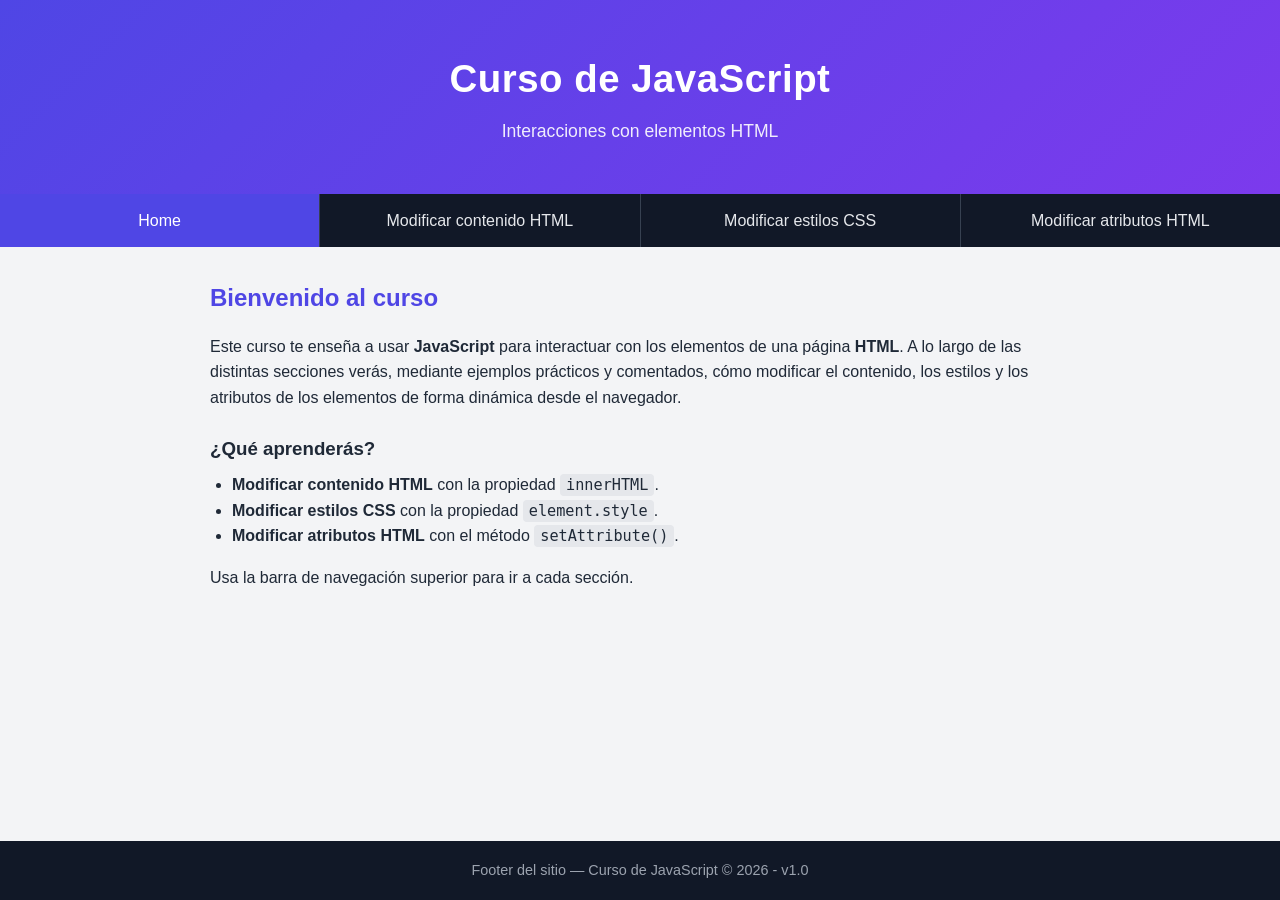
<file: index.html>
<!DOCTYPE html>
<html lang="es">
<head>
  <meta charset="UTF-8">
  <meta name="viewport" content="width=device-width, initial-scale=1.0">
  <title>Curso de JavaScript · Interacciones con HTML</title>
  <link rel="stylesheet" href="style.css">
</head>
<body>

  <!-- ===== CABECERA: nombre del curso + imagen de fondo ===== -->
  <header class="site-header">
    <h1>Curso de JavaScript</h1>
    <p class="subtitle">Interacciones con elementos HTML</p>
  </header>

  <!-- ===== BARRA DE NAVEGACIÓN ===== -->
  <!-- El Usuario 1 deja ya los 4 enlaces. Las páginas de las secciones
       las crearán los Usuarios 2 y 3 en sus respectivas features. -->
  <nav class="navbar">
    <a href="index.html" class="active">Home</a>
    <a href="contingut-html.html">Modificar contenido HTML</a>
    <a href="estils-css.html">Modificar estilos CSS</a>
    <a href="atributs-html.html">Modificar atributos HTML</a>
  </nav>

  <!-- ===== CONTENIDO CENTRAL (Home): descripción del curso ===== -->
  <main class="content">
    <h2>Bienvenido al curso</h2>
    <p>
      Este curso te enseña a usar <strong>JavaScript</strong> para interactuar
      con los elementos de una página <strong>HTML</strong>. A lo largo de las
      distintas secciones verás, mediante ejemplos prácticos y comentados, cómo
      modificar el contenido, los estilos y los atributos de los elementos de
      forma dinámica desde el navegador.
    </p>

    <h3>¿Qué aprenderás?</h3>
    <ul>
      <li><strong>Modificar contenido HTML</strong> con la propiedad <code>innerHTML</code>.</li>
      <li><strong>Modificar estilos CSS</strong> con la propiedad <code>element.style</code>.</li>
      <li><strong>Modificar atributos HTML</strong> con el método <code>setAttribute()</code>.</li>
    </ul>

    <p>Usa la barra de navegación superior para ir a cada sección.</p>
  </main>

  <!-- ===== PIE DE PÁGINA ===== -->
  <footer class="site-footer">
    <p>Footer del sitio — Curso de JavaScript © 2026 - v1.0</p>
  </footer>

</body>
</html>
</file>
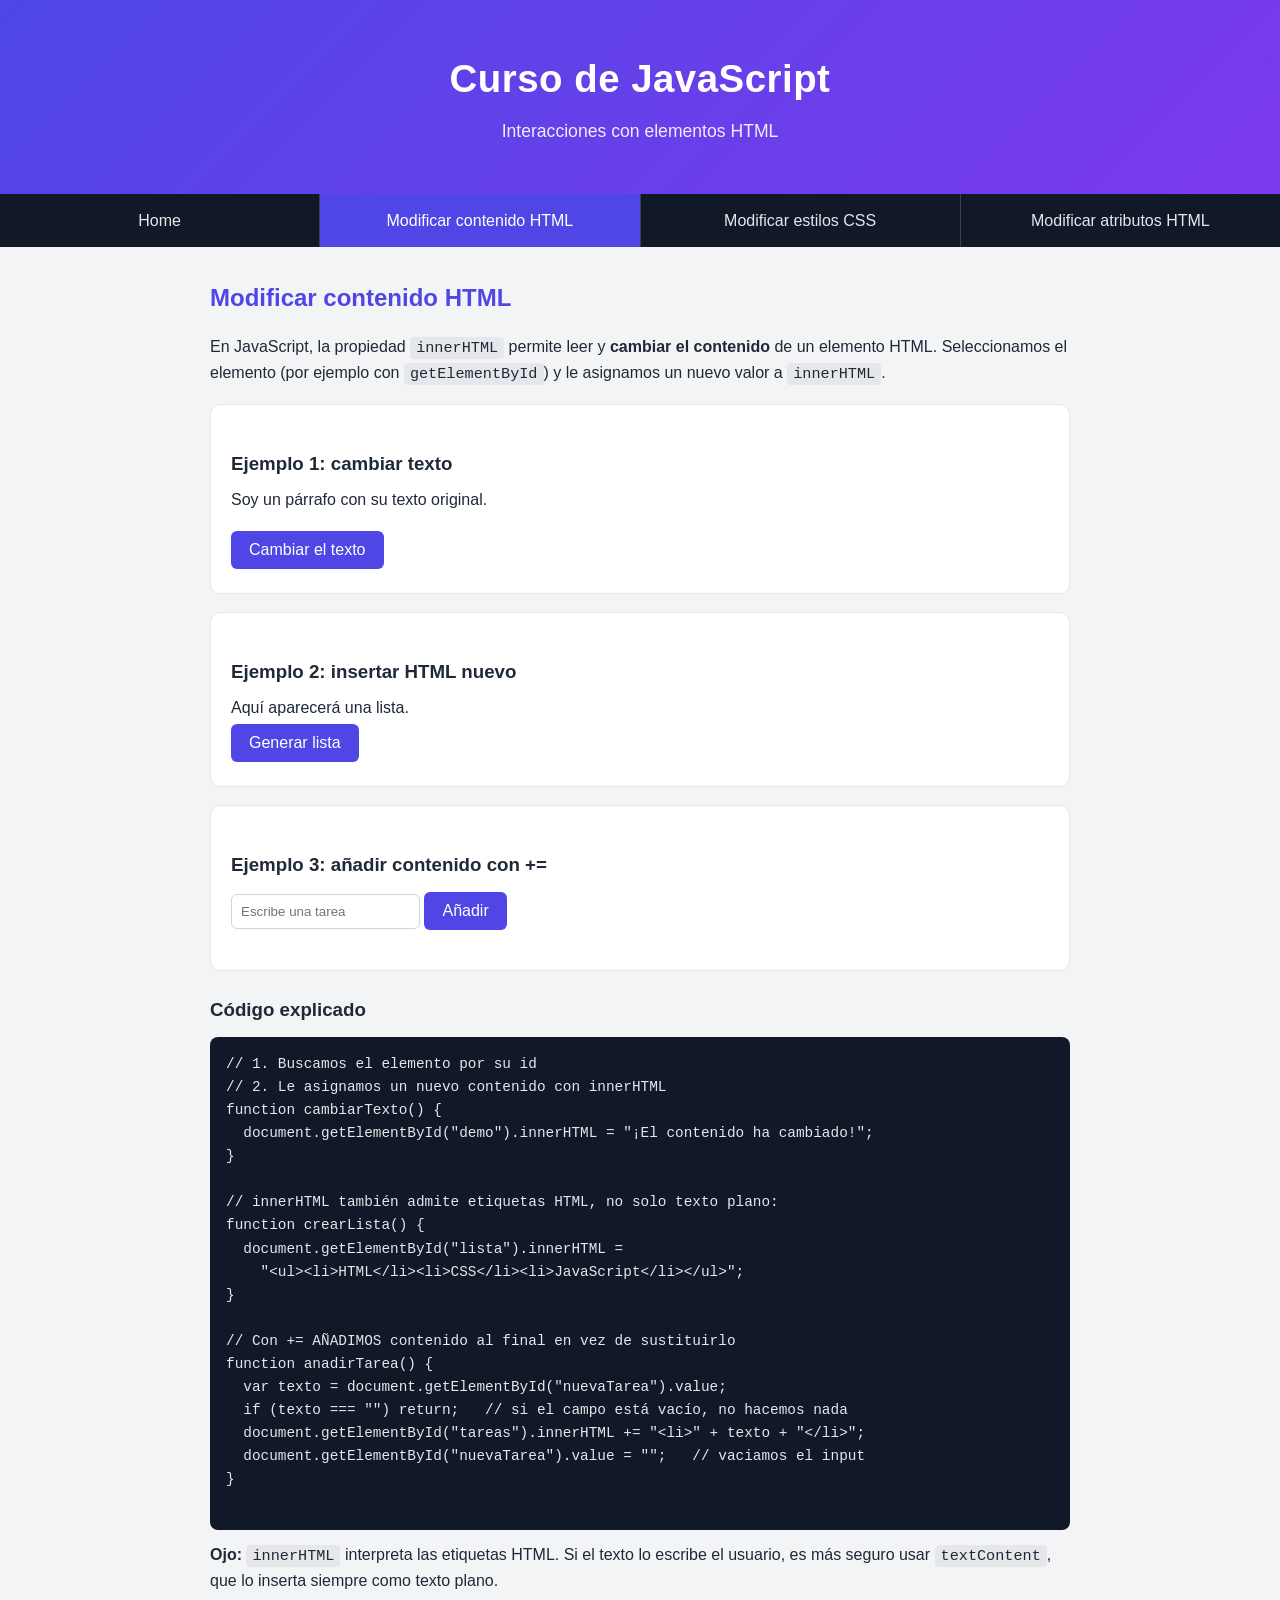
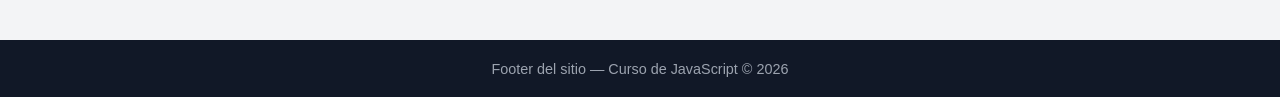
<file: contingut-html.html>
<!DOCTYPE html>
<html lang="es">
<head>
  <meta charset="UTF-8">
  <meta name="viewport" content="width=device-width, initial-scale=1.0">
  <title>Modificar contenido HTML</title>
  <!-- Ojo: desde pages/ la ruta sube un nivel con ../ -->
  <link rel="stylesheet" href="style.css">
</head>
<body>

  <header class="site-header">
    <h1>Curso de JavaScript</h1>
    <p class="subtitle">Interacciones con elementos HTML</p>
  </header>

  <nav class="navbar">
    <a href="index.html">Home</a>
    <a href="contingut-html.html" class="active">Modificar contenido HTML</a>
    <a href="estils-css.html">Modificar estilos CSS</a>
    <a href="atributs-html.html">Modificar atributos HTML</a>
  </nav>

  <main class="content">
    <h2>Modificar contenido HTML</h2>
    <p>
      En JavaScript, la propiedad <code>innerHTML</code> permite leer y
      <strong>cambiar el contenido</strong> de un elemento HTML. Seleccionamos el
      elemento (por ejemplo con <code>getElementById</code>) y le asignamos un
      nuevo valor a <code>innerHTML</code>.
    </p>

    <!-- ===== Ejemplo 1: cambiar el texto de un párrafo ===== -->
    <div class="demo-box">
      <h3>Ejemplo 1: cambiar texto</h3>
      <p id="demo">Soy un párrafo con su texto original.</p>
      <button onclick="cambiarTexto()">Cambiar el texto</button>
    </div>

    <!-- ===== Ejemplo 2: generar una lista con innerHTML ===== -->
    <div class="demo-box">
      <h3>Ejemplo 2: insertar HTML nuevo</h3>
      <div id="lista">Aquí aparecerá una lista.</div>
      <button onclick="crearLista()">Generar lista</button>
    </div>

        <!-- ===== Ejemplo 3: añadir contenido sin borrar el anterior ===== -->
    <div class="demo-box">
      <h3>Ejemplo 3: añadir contenido con +=</h3>
      <input type="text" id="nuevaTarea" placeholder="Escribe una tarea"
             style="padding: 9px; border: 1px solid #d1d5db; border-radius: 6px;">
      <button onclick="anadirTarea()">Añadir</button>
      <ul id="tareas" style="margin-top: 12px; margin-left: 22px;"></ul>
    </div>

    <h3>Código explicado</h3>
    <pre>
// 1. Buscamos el elemento por su id
// 2. Le asignamos un nuevo contenido con innerHTML
function cambiarTexto() {
  document.getElementById("demo").innerHTML = "¡El contenido ha cambiado!";
}

// innerHTML también admite etiquetas HTML, no solo texto plano:
function crearLista() {
  document.getElementById("lista").innerHTML =
    "&lt;ul&gt;&lt;li&gt;HTML&lt;/li&gt;&lt;li&gt;CSS&lt;/li&gt;&lt;li&gt;JavaScript&lt;/li&gt;&lt;/ul&gt;";
}

// Con += AÑADIMOS contenido al final en vez de sustituirlo
function anadirTarea() {
  var texto = document.getElementById("nuevaTarea").value;
  if (texto === "") return;   // si el campo está vacío, no hacemos nada
  document.getElementById("tareas").innerHTML += "&lt;li&gt;" + texto + "&lt;/li&gt;";
  document.getElementById("nuevaTarea").value = "";   // vaciamos el input
}
    </pre>
      <p>
      <strong>Ojo:</strong> <code>innerHTML</code> interpreta las etiquetas HTML.
      Si el texto lo escribe el usuario, es más seguro usar <code>textContent</code>,
      que lo inserta siempre como texto plano.
    </p>
  </main>

  <footer class="site-footer">
    <p>Footer del sitio — Curso de JavaScript © 2026</p>
  </footer>

  <!-- ===== JavaScript de la sección ===== -->
  <script>
    // Cambia el contenido de texto del párrafo con id="demo"
    function cambiarTexto() {
      document.getElementById("demo").innerHTML = "¡El contenido ha cambiado!";
    }

    // innerHTML puede insertar etiquetas HTML completas, no solo texto
    function crearLista() {
      document.getElementById("lista").innerHTML =
        "<ul><li>HTML</li><li>CSS</li><li>JavaScript</li></ul>";
    }

        // Añade una tarea a la lista sin borrar las anteriores (+=)
    function anadirTarea() {
      var texto = document.getElementById("nuevaTarea").value;
      if (texto === "") return;
      document.getElementById("tareas").innerHTML += "<li>" + texto + "</li>";
      document.getElementById("nuevaTarea").value = "";
    }
  </script>

</body>
</html>
</file>
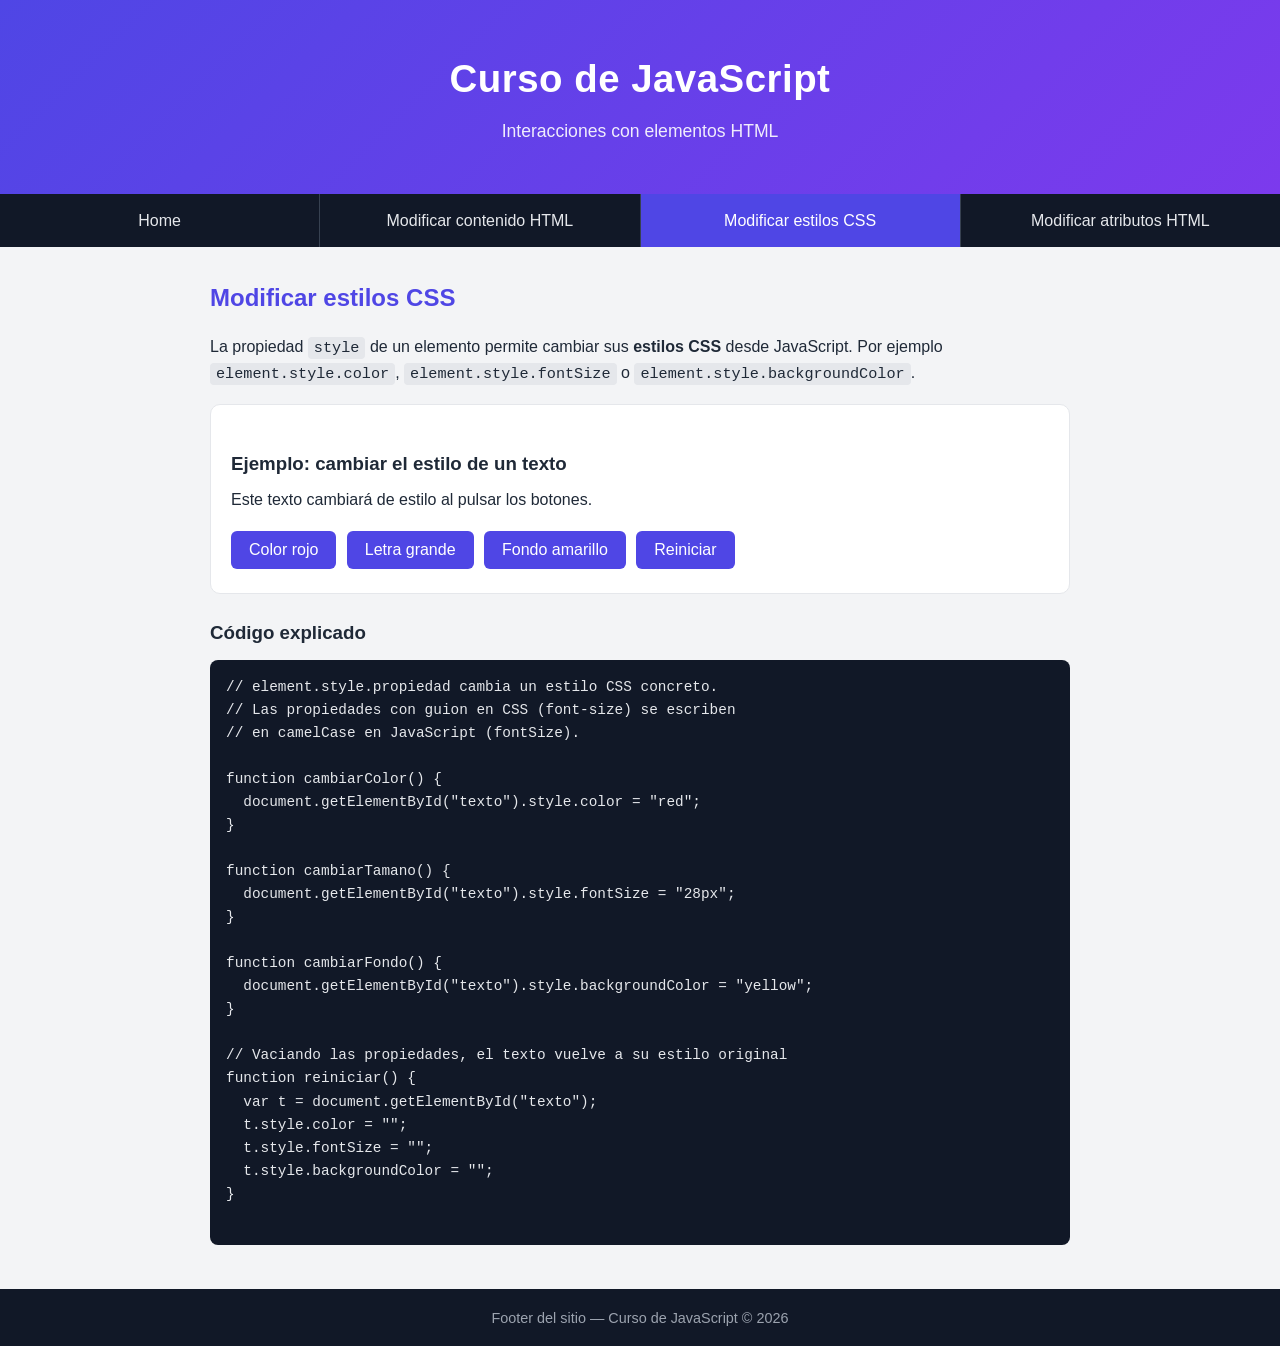
<file: estils-css.html>
<!DOCTYPE html>
<html lang="es">
<head>
  <meta charset="UTF-8">
  <meta name="viewport" content="width=device-width, initial-scale=1.0">
  <title>Modificar estilos CSS</title>
  <link rel="stylesheet" href="style.css">
</head>
<body>

  <header class="site-header">
    <h1>Curso de JavaScript</h1>
    <p class="subtitle">Interacciones con elementos HTML</p>
  </header>

  <nav class="navbar">
    <a href="index.html">Home</a>
    <a href="contingut-html.html">Modificar contenido HTML</a>
    <a href="estils-css.html" class="active">Modificar estilos CSS</a>
    <a href="atributs-html.html">Modificar atributos HTML</a>
  </nav>

  <main class="content">
    <h2>Modificar estilos CSS</h2>
    <p>
      La propiedad <code>style</code> de un elemento permite cambiar sus
      <strong>estilos CSS</strong> desde JavaScript. Por ejemplo
      <code>element.style.color</code>, <code>element.style.fontSize</code> o
      <code>element.style.backgroundColor</code>.
    </p>

    <!-- ===== Ejemplo: cambiar varios estilos de un mismo texto ===== -->
    <div class="demo-box">
      <h3>Ejemplo: cambiar el estilo de un texto</h3>
      <p id="texto">Este texto cambiará de estilo al pulsar los botones.</p>
      <button onclick="cambiarColor()">Color rojo</button>
      <button onclick="cambiarTamano()">Letra grande</button>
      <button onclick="cambiarFondo()">Fondo amarillo</button>
      <button onclick="reiniciar()">Reiniciar</button>
    </div>

    <h3>Código explicado</h3>
    <pre>
// element.style.propiedad cambia un estilo CSS concreto.
// Las propiedades con guion en CSS (font-size) se escriben
// en camelCase en JavaScript (fontSize).

function cambiarColor() {
  document.getElementById("texto").style.color = "red";
}

function cambiarTamano() {
  document.getElementById("texto").style.fontSize = "28px";
}

function cambiarFondo() {
  document.getElementById("texto").style.backgroundColor = "yellow";
}

// Vaciando las propiedades, el texto vuelve a su estilo original
function reiniciar() {
  var t = document.getElementById("texto");
  t.style.color = "";
  t.style.fontSize = "";
  t.style.backgroundColor = "";
}
    </pre>
  </main>

  <footer class="site-footer">
    <p>Footer del sitio — Curso de JavaScript © 2026</p>
  </footer>

  <script>
    // Cambia el color del texto
    function cambiarColor() {
      document.getElementById("texto").style.color = "red";
    }

    // Cambia el tamaño de la letra (fontSize en camelCase)
    function cambiarTamano() {
      document.getElementById("texto").style.fontSize = "28px";
    }

    // Cambia el color de fondo
    function cambiarFondo() {
      document.getElementById("texto").style.backgroundColor = "yellow";
    }

    // Reinicia los estilos a su valor original
    function reiniciar() {
      var t = document.getElementById("texto");
      t.style.color = "";
      t.style.fontSize = "";
      t.style.backgroundColor = "";
    }
  </script>

</body>
</html>
</file>
<file: style.css>
/* ============================================================
   Hoja de estilos del sitio — creada por el Usuario 1
   Es compartida por todas las páginas. Nadie más la edita,
   así evitamos conflictos en los merges.
   ============================================================ */

* {
  margin: 0;
  padding: 0;
  box-sizing: border-box;
}

body {
  font-family: "Segoe UI", Tahoma, sans-serif;
  color: #1f2937;
  background-color: #f3f4f6;
  line-height: 1.6;
  display: flex;
  flex-direction: column;
  min-height: 100vh;
}

/* ===== Cabecera con "imagen de fondo" (aquí un degradado;
   puedes sustituirlo por una imagen real con background-image) ===== */
.site-header {
  background: linear-gradient(135deg, #4f46e5 0%, #7c3aed 100%);
  color: #ffffff;
  text-align: center;
  padding: 48px 16px;
}

.site-header h1 {
  font-size: 2.4rem;
  letter-spacing: 0.5px;
}

.site-header .subtitle {
  font-size: 1.1rem;
  opacity: 0.9;
  margin-top: 8px;
}

/* ===== Barra de navegación ===== */
.navbar {
  display: flex;
  flex-wrap: wrap;
  background-color: #111827;
}

.navbar a {
  flex: 1;
  text-align: center;
  padding: 14px 10px;
  color: #e5e7eb;
  text-decoration: none;
  font-weight: 500;
  border-right: 1px solid #374151;
  transition: background-color 0.2s;
}

.navbar a:last-child {
  border-right: none;
}

.navbar a:hover {
  background-color: #1f2937;
}

.navbar a.active {
  background-color: #4f46e5;
  color: #ffffff;
}

/* ===== Contenido central ===== */
.content {
  flex: 1;
  max-width: 900px;
  width: 100%;
  margin: 0 auto;
  padding: 32px 20px;
}

.content h2 {
  margin-bottom: 16px;
  color: #4f46e5;
}

.content h3 {
  margin: 24px 0 8px;
}

.content p {
  margin-bottom: 14px;
}

.content ul {
  margin: 0 0 16px 22px;
}

code {
  background-color: #e5e7eb;
  padding: 2px 6px;
  border-radius: 4px;
  font-family: Consolas, monospace;
  font-size: 0.95em;
}

/* ===== Cajas de ejemplo y botones (usados en las secciones) ===== */
.demo-box {
  background-color: #ffffff;
  border: 1px solid #e5e7eb;
  border-radius: 10px;
  padding: 20px;
  margin: 18px 0;
}

button {
  background-color: #4f46e5;
  color: #ffffff;
  border: none;
  padding: 10px 18px;
  border-radius: 6px;
  cursor: pointer;
  font-size: 1rem;
  margin: 4px 6px 4px 0;
  transition: background-color 0.2s;
}

button:hover {
  background-color: #4338ca;
}

pre {
  background-color: #111827;
  color: #e5e7eb;
  padding: 16px;
  border-radius: 8px;
  overflow-x: auto;
  margin: 12px 0;
  font-size: 0.9rem;
}

/* ===== Pie de página ===== */
.site-footer {
  background-color: #111827;
  color: #9ca3af;
  text-align: center;
  padding: 18px;
  font-size: 0.9rem;
}
</file>
